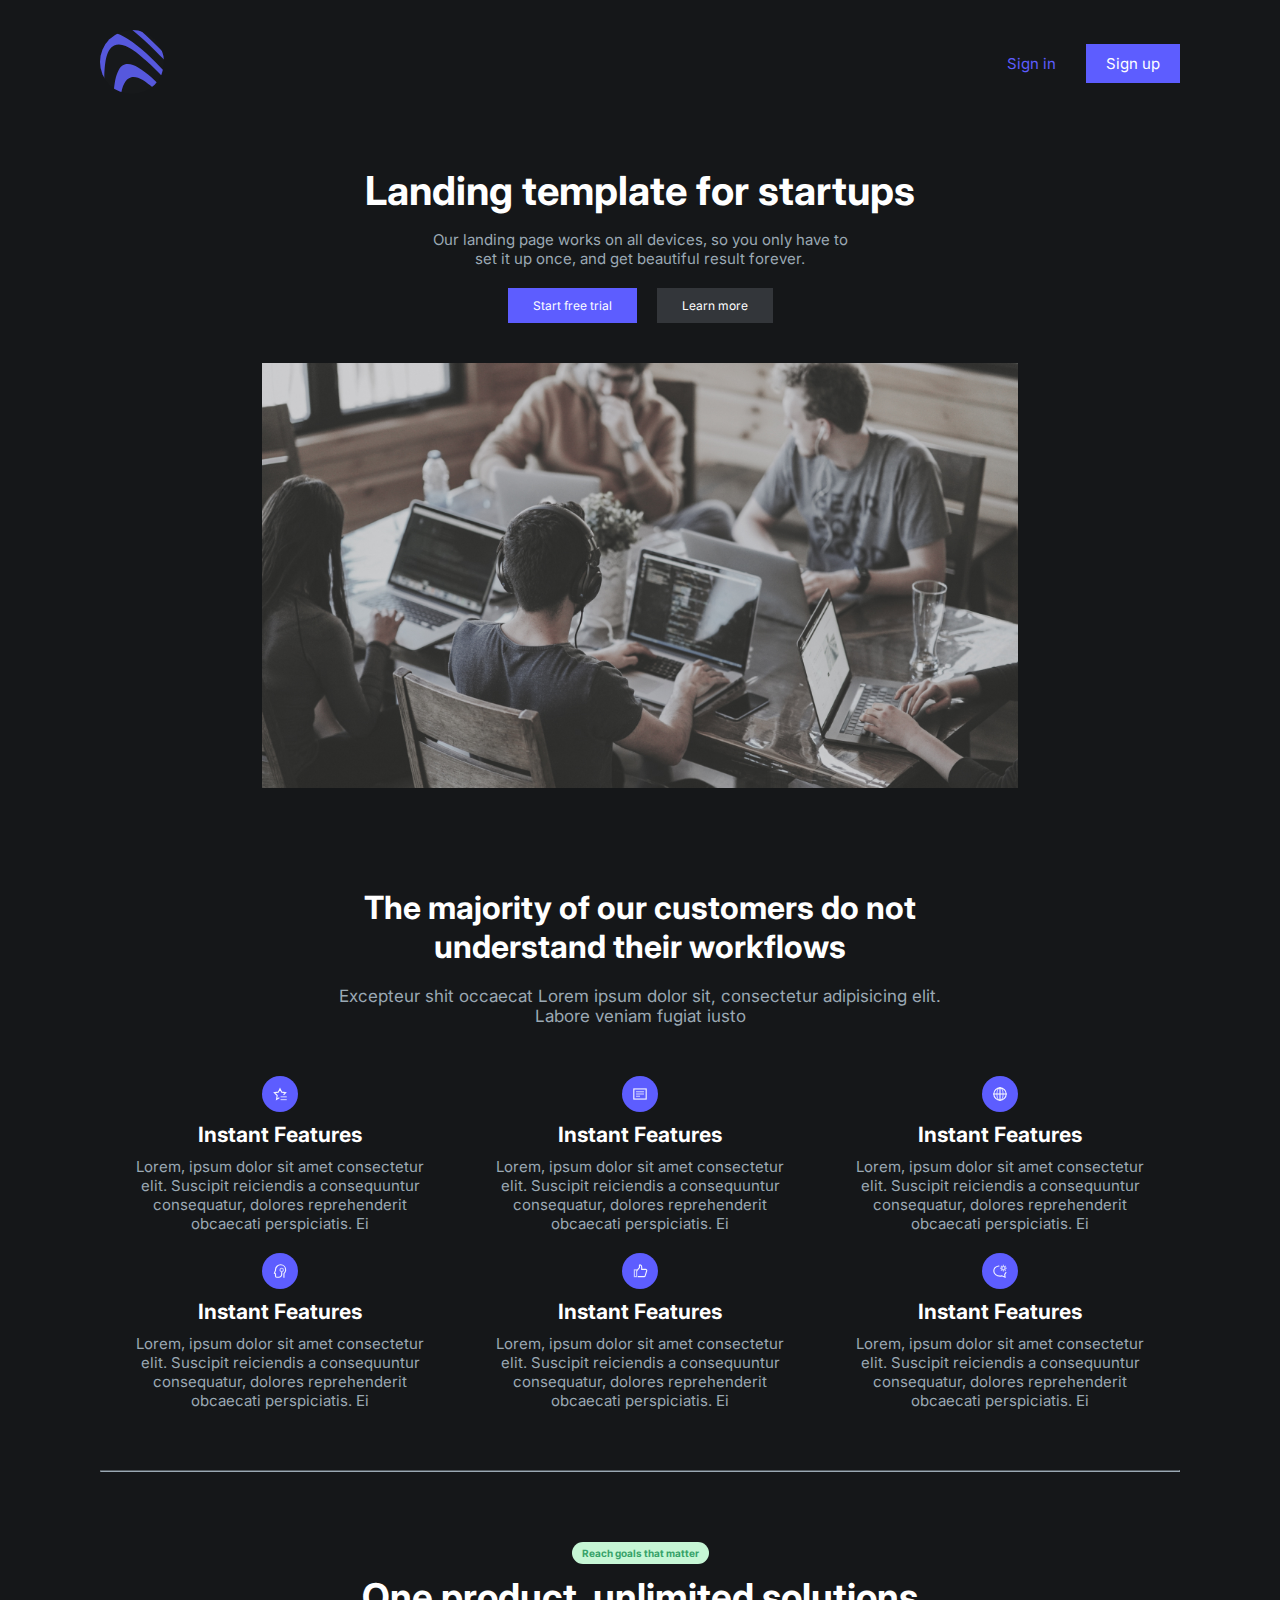
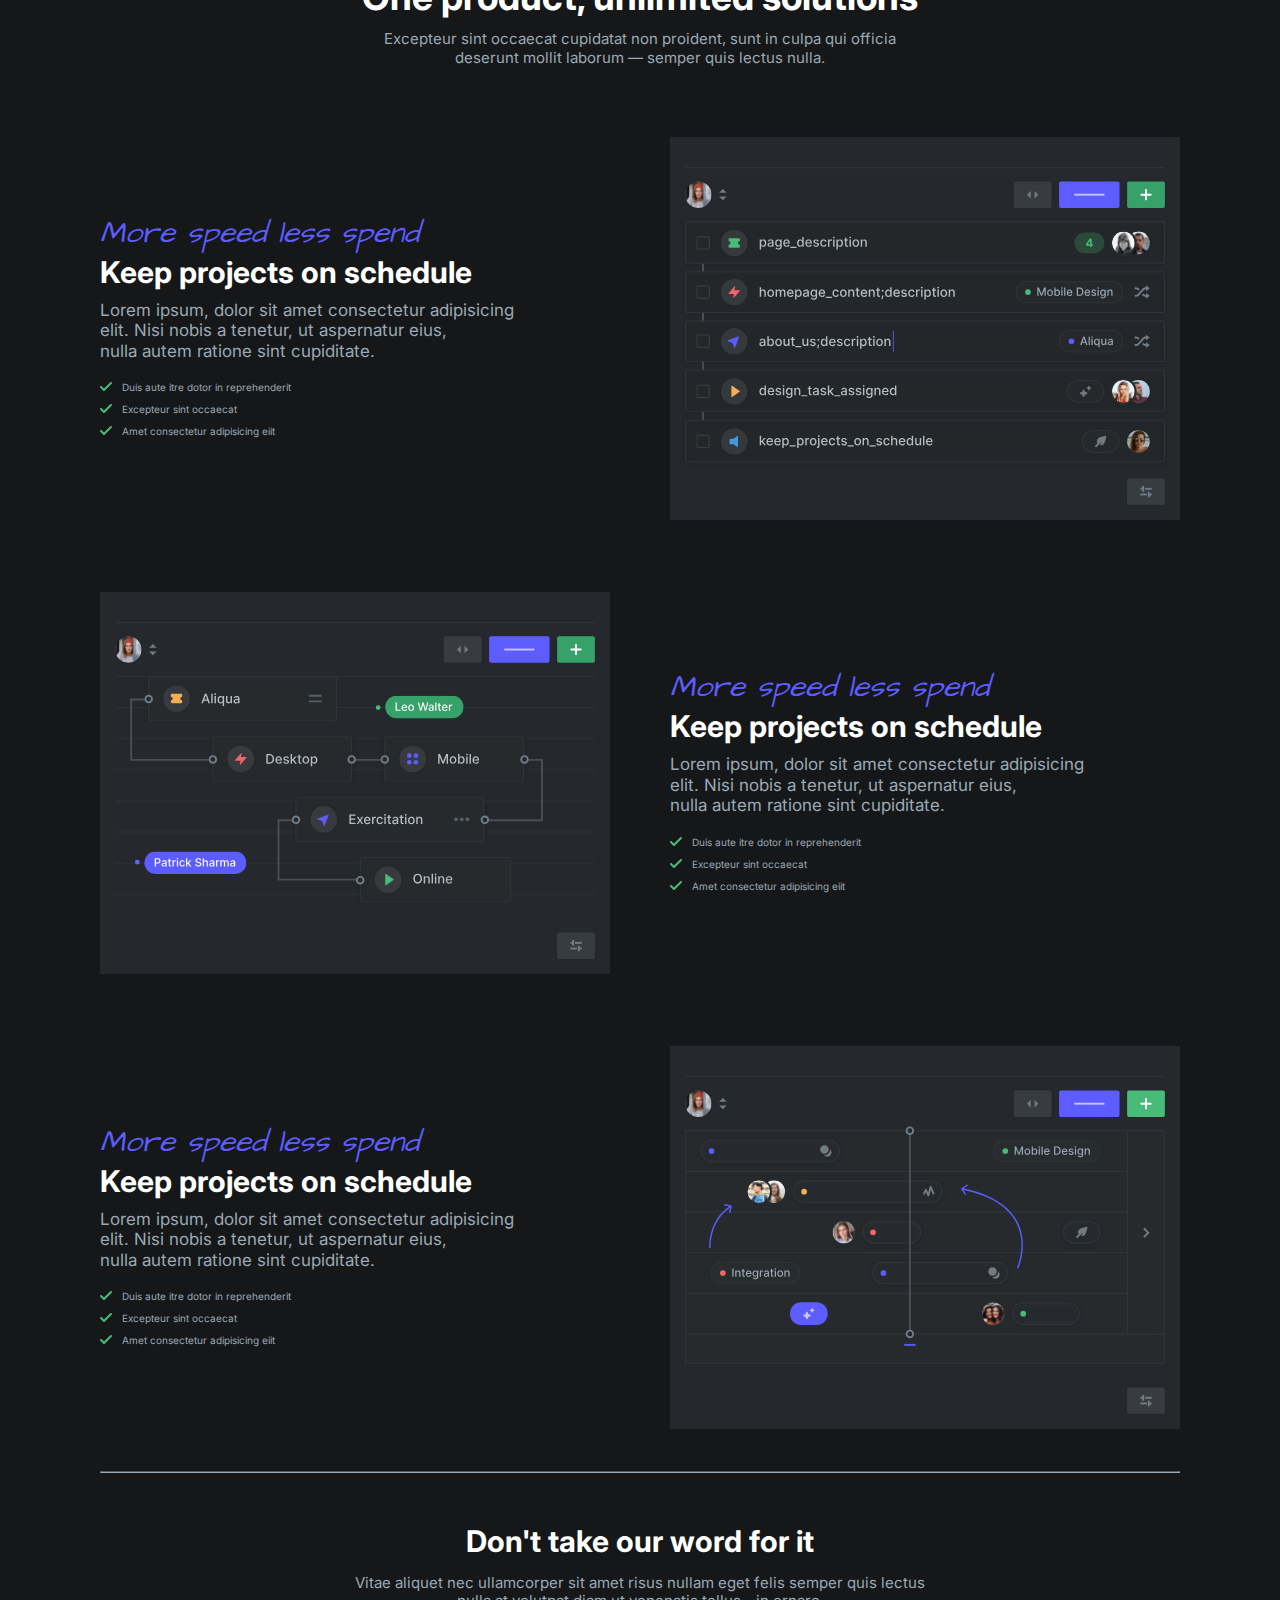
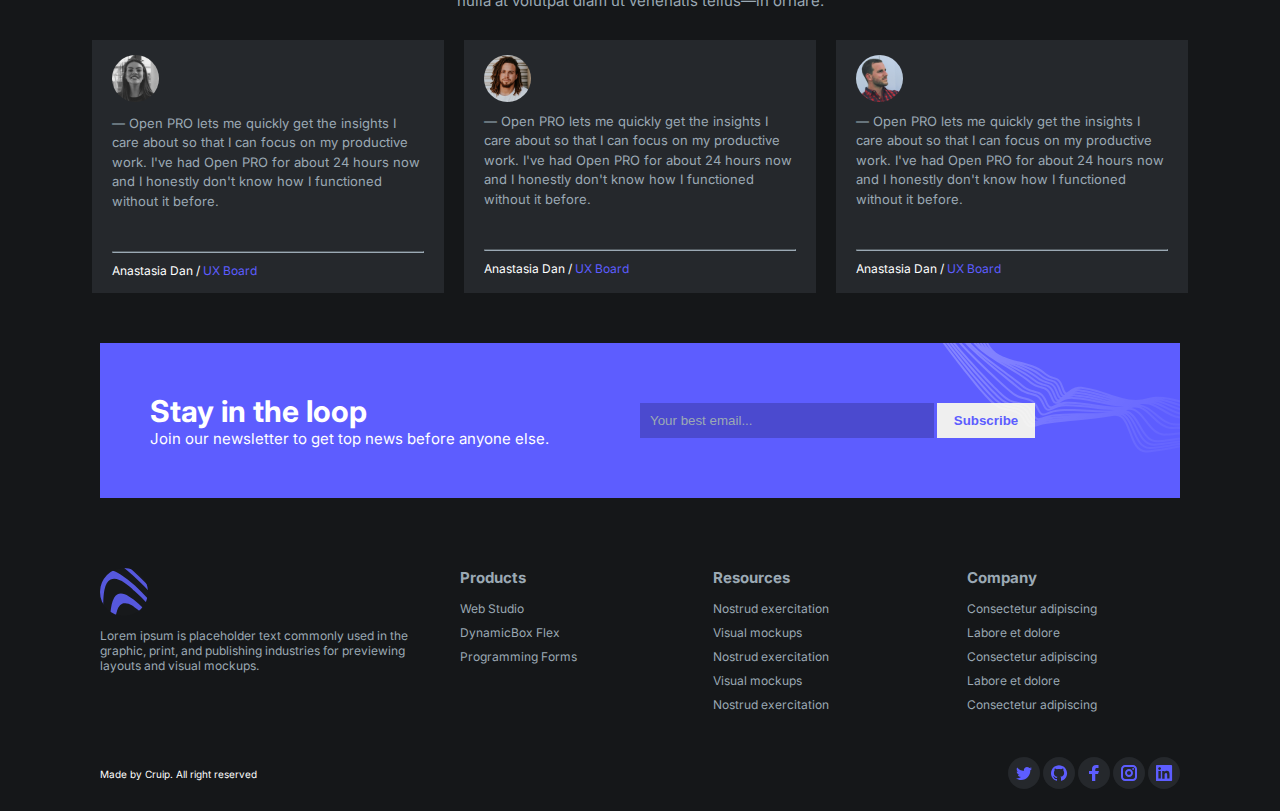
<file: index.html>
<!DOCTYPE html>
<html lang="en">
	<head>
		<meta charset="UTF-8" />
		<meta name="viewport" content="width=device-width, initial-scale=1.0" />
		<link rel="stylesheet" href="css/styles.css" />
		<link rel="stylesheet" href="css/media.css" />
		<title>Open(Community)</title>
	</head>
	<body>
		<header class="header flex">
			<a href="#"><img class="logo" src="image/Logo.svg" alt="Logo" /></a>
			<ul class="nav_list flex">
				<li>
					<a class="nav_link sign_in" href="html/sign-in.html">Sign in</a>
				</li>
				<li>
					<a class="nav_link sign_up" href="html/sign-up.html">Sign up</a>
				</li>
			</ul>
		</header>
		<main>
			<!-- Hero Section -->
			<section class="section_hero">
				<div class="hero_box flex">
					<h1 class="hero_text">Landing template for startups</h1>
					<p class="hero_paragraph">
						Our landing page works on all devices, so you only have to
						<br />set it up once, and get beautiful result forever.
					</p>
					<span class="btn-con flex">
						<button class="btn btn_start">Start free trial</button>
						<button class="btn btn_learn">Learn more</button>
					</span>
				</div>

				<div class="image-con">
					<img class="hero_image" src="image/hero-image.jpg" alt="" />
				</div>
			</section>
			<!-- End of Hero Section -->
			<!-- Feature Section -->
			<section class="section_feature flex">
				<span>
					<h2 class="feature_head flex">
						The majority of our customers do not <br />understand their
						workflows
					</h2>
					<p class="feature_text">
						Excepteur shit occaecat Lorem ipsum dolor sit, consectetur
						adipisicing elit.<br />
						Labore veniam fugiat iusto
					</p>
				</span>
				<div class="grid_con">
					<span class="feature_item flex">
						<img class="feature_icon" src="image/Icon_1.svg" alt="" />
						<h3 class="feature_subhead">Instant Features</h3>
						<p class="feature_subtext">
							Lorem, ipsum dolor sit amet consectetur
							<br />elit. Suscipit reiciendis a consequuntur
							<br />consequatur, dolores reprehenderit <br />obcaecati
							perspiciatis. Ei
						</p>
					</span>
					<span class="feature_item flex">
						<img class="feature_icon" src="image/Icon_2.svg" alt="" />
						<h3 class="feature_subhead">Instant Features</h3>
						<p class="feature_subtext">
							Lorem, ipsum dolor sit amet consectetur
							<br />elit. Suscipit reiciendis a consequuntur
							<br />consequatur, dolores reprehenderit <br />obcaecati
							perspiciatis. Ei
						</p>
					</span>
					<span class="feature_item flex">
						<img class="feature_icon" src="image/Icon_3.svg" alt="" />
						<h3 class="feature_subhead">Instant Features</h3>
						<p class="feature_subtext">
							Lorem, ipsum dolor sit amet consectetur
							<br />elit. Suscipit reiciendis a consequuntur
							<br />consequatur, dolores reprehenderit <br />obcaecati
							perspiciatis. Ei
						</p>
					</span>
					<span class="feature_item flex">
						<img class="feature_icon" src="image/Icon_4.svg" alt="" />
						<h3 class="feature_subhead">Instant Features</h3>
						<p class="feature_subtext">
							Lorem, ipsum dolor sit amet consectetur
							<br />elit. Suscipit reiciendis a consequuntur
							<br />consequatur, dolores reprehenderit <br />obcaecati
							perspiciatis. Ei
						</p>
					</span>
					<span class="feature_item flex">
						<img class="feature_icon" src="image/Icon-5.svg" alt="" />
						<h3 class="feature_subhead">Instant Features</h3>
						<p class="feature_subtext">
							Lorem, ipsum dolor sit amet consectetur
							<br />elit. Suscipit reiciendis a consequuntur
							<br />consequatur, dolores reprehenderit <br />obcaecati
							perspiciatis. Ei
						</p>
					</span>
					<span class="feature_item flex">
						<img class="feature_icon" src="image/Icon_6.svg" alt="" />
						<h3 class="feature_subhead">Instant Features</h3>
						<p class="feature_subtext">
							Lorem, ipsum dolor sit amet consectetur
							<br />elit. Suscipit reiciendis a consequuntur
							<br />consequatur, dolores reprehenderit <br />obcaecati
							perspiciatis. Ei
						</p>
					</span>
				</div>
				<hr />
			</section>
			<!-- End of Feature Section -->
			<!-- Solution Section -->
			<section class="section_solution">
				<!-- <div> -->
				<span class="head flex">
					<p class="small_title">Reach goals that matter</p>
					<h2 class="solution_headline">
						One product, unlimited solutions
					</h2>
					<p class="solution_headline_text">
						Excepteur sint occaecat cupidatat non proident, sunt in culpa
						qui officia <br />
						deserunt mollit laborum — semper quis lectus nulla.
					</p>
				</span>
				<div class="solution_grid">
					<span
						><p class="solution_subheading">More speed less spend</p>
						<h3 class="solution_subtitle">Keep projects on schedule</h3>
						<p class="solution_subtitle_paragraph">
							Lorem ipsum, dolor sit amet consectetur adipisicing
							<br />
							elit. Nisi nobis a tenetur, ut aspernatur eius, <br />
							nulla autem ratione sint cupiditate.
						</p>
						<ul class="solution_order_list">
							<li>
								<img
									class="mark_path"
									src="image/Mark-path.svg"
									alt=""
								/>Duis aute itre dotor in reprehenderit
							</li>
							<li>
								<img
									class="mark_path"
									src="image/Mark-path.svg"
									alt=""
								/>Excepteur sint occaecat
							</li>
							<li>
								<img
									class="mark_path"
									src="image/Mark-path.svg"
									alt=""
								/>Amet consectetur adipisicing eiit
							</li>
						</ul>
					</span>
					<div class="solution_image_con">
						<img class="illustration" src="image/Illustration_1.svg" />
					</div>
				</div>
				<!-- </div> -->
				<div class="solution_grid">
					<div class="solution_image_con">
						<img class="illustration" src="image/Illustration_2.svg" />
					</div>
					<span
						><p class="solution_subheading">More speed less spend</p>
						<h3 class="solution_subtitle">Keep projects on schedule</h3>
						<p class="solution_subtitle_paragraph">
							Lorem ipsum, dolor sit amet consectetur adipisicing
							<br />
							elit. Nisi nobis a tenetur, ut aspernatur eius, <br />
							nulla autem ratione sint cupiditate.
						</p>
						<ul class="solution_order_list">
							<li>
								<img
									class="mark_path"
									src="image/Mark-path.svg"
									alt=""
								/>Duis aute itre dotor in reprehenderit
							</li>
							<li>
								<img
									class="mark_path"
									src="image/Mark-path.svg"
									alt=""
								/>Excepteur sint occaecat
							</li>
							<li>
								<img
									class="mark_path"
									src="image/Mark-path.svg"
									alt=""
								/>Amet consectetur adipisicing eiit
							</li>
						</ul>
					</span>
				</div>
				<div class="solution_grid">
					<span
						><p class="solution_subheading">More speed less spend</p>
						<h3 class="solution_subtitle">Keep projects on schedule</h3>
						<p class="solution_subtitle_paragraph">
							Lorem ipsum, dolor sit amet consectetur adipisicing
							<br />
							elit. Nisi nobis a tenetur, ut aspernatur eius, <br />
							nulla autem ratione sint cupiditate.
						</p>
						<ul class="solution_order_list">
							<li>
								<img
									class="mark_path"
									src="image/Mark-path.svg"
									alt=""
								/>Duis aute itre dotor in reprehenderit
							</li>
							<li>
								<img
									class="mark_path"
									src="image/Mark-path.svg"
									alt=""
								/>Excepteur sint occaecat
							</li>
							<li>
								<img
									class="mark_path"
									src="image/Mark-path.svg"
									alt=""
								/>Amet consectetur adipisicing eiit
							</li>
						</ul>
					</span>
					<div class="solution_image_con">
						<img class="illustration" src="image/Illustration_3.svg" />
					</div>
				</div>
				<hr />
			</section>
			<!-- End of Solution Section -->
			<!-- Feedback Section -->
			<section class="feedback_section">
				<h2 class="feedback_headline">Don't take our word for it</h2>
				<p class="feedback_paragraph">
					Vitae aliquet nec ullamcorper sit amet risus nullam eget felis
					semper quis lectus <br />
					nulla at volutpat diam ut venenatis tellus—in ornare.
				</p>
				<div class="flex_box">
					<span class="feedback_box">
						<img class="feedback_image" src="image/Oval2.svg" alt="" />
						<p class="feedback_box_paragraph">
							— Open PRO lets me quickly get the insights I care about so
							that I can focus on my productive work. I've had Open PRO
							for about 24 hours now and I honestly don't know how I
							functioned without it before.
						</p>
						<hr />
						<p class="feedback_title">
							Anastasia Dan / <span>UX Board</span>
						</p>
					</span>
					<span class="feedback_box flex">
						<img class="feedback_image" src="image/Oval 1.svg" alt="" />
						<p class="feedback_box_paragraph">
							— Open PRO lets me quickly get the insights I care about so
							that I can focus on my productive work. I've had Open PRO
							for about 24 hours now and I honestly don't know how I
							functioned without it before.
						</p>
						<hr />
						<p class="feedback_title">
							Anastasia Dan / <span>UX Board</span>
						</p>
					</span>
					<span class="feedback_box flex last-feeedback">
						<img class="feedback_image" src="image/Oval3.svg" alt="" />
						<p class="feedback_box_paragraph">
							— Open PRO lets me quickly get the insights I care about so
							that I can focus on my productive work. I've had Open PRO
							for about 24 hours now and I honestly don't know how I
							functioned without it before.
						</p>
						<hr />
						<p class="feedback_title">
							Anastasia Dan / <span>UX Board</span>
						</p>
					</span>
				</div>
			</section>
			<!-- End of Feedback Section -->
			<!-- CTA Section -->
			<div class="cta_section grid">
				<span>
					<h2 class="cta_headline">Stay in the loop</h2>
					<p class="cta_paragraph">
						Join our newsletter to get top news before anyone else.
					</p>
				</span>

				<form class="form" action="#">
					<input
						type="email"
						name="email"
						placeholder="Your best email..."
					/>
					<button class="btn_subscribe">Subscribe</button>
				</form>
			</div>
			<!-- End of CTA Section -->
		</main>
		<!-- Footer Section -->
		<footer class="footer">
			<div class="footer_grid">
				<span>
					<img class="footer_logo" src="image/Logo.svg" alt="" />
					<p class="footer_text">
						Lorem ipsum is placeholder text commonly used in the graphic,
						print, and publishing industries for previewing layouts and
						visual mockups.
					</p>
				</span>
				<ul>
					<h3 class="footer_header">Products</h3>
					<li><a href="#">Web Studio</a></li>
					<li><a href="#">DynamicBox Flex</a></li>
					<li><a href="#">Programming Forms</a></li>
				</ul>
				<ul>
					<h3 class="footer_header">Resources</h3>
					<li><a href="#">Nostrud exercitation</a></li>
					<li><a href="#">Visual mockups</a></li>
					<li><a href="#">Nostrud exercitation</a></li>
					<li><a href="#">Visual mockups</a></li>
					<li><a href="#">Nostrud exercitation</a></li>
				</ul>
				<ul>
					<h3 class="footer_header">Company</h3>
					<li><a href="#">Consectetur adipiscing</a></li>
					<li><a href="#">Labore et dolore</a></li>
					<li><a href="#">Consectetur adipiscing</a></li>
					<li><a href="#">Labore et dolore</a></li>
					<li><a href="#">Consectetur adipiscing</a></li>
				</ul>
			</div>
			<div class="footer_media flex">
				<p>Made by Cruip. All right reserved</p>
				<span>
					<a class="footer_link" href="#"
						><img src="image/media_icon_1.svg" alt=""
					/></a>
					<a class="footer_link" href="#"
						><img src="image/media_icon_2.svg" alt=""
					/></a>
					<a class="footer_link" href="#"
						><img src="image/media_icon_3.svg" alt=""
					/></a>
					<a class="footer_link" href="#"
						><img src="image/media_icon_4.svg" alt=""
					/></a>
					<a class="footer_link" href="#"
						><img src="image/media_icon_5.svg" alt=""
					/></a>
				</span>
			</div>
		</footer>
	</body>
</html>
</file>
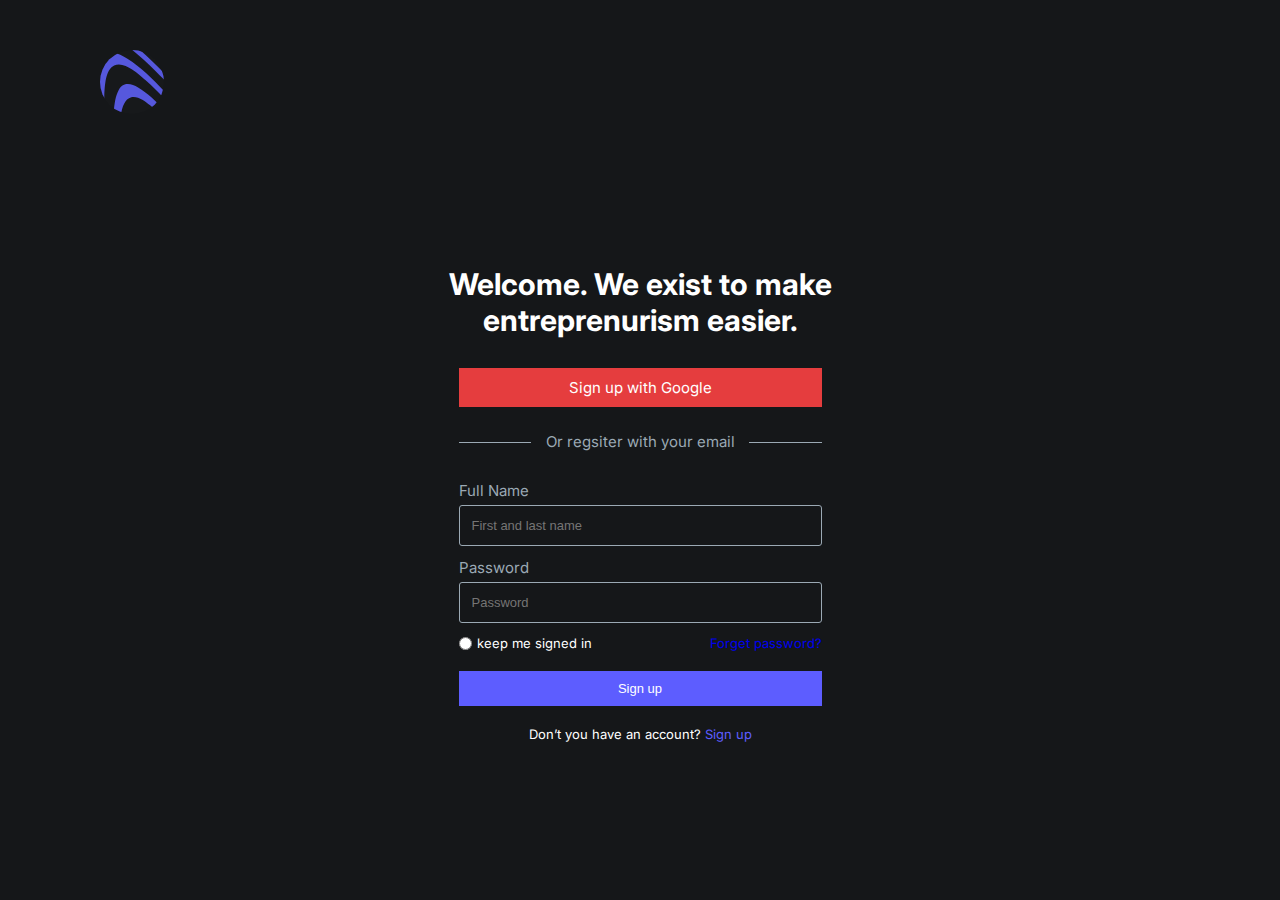
<file: html/sign-in.html>
<!DOCTYPE html>
<html lang="en">
	<head>
		<meta charset="UTF-8" />
		<meta name="viewport" content="width=device-width, initial-scale=1.0" />
		<link rel="stylesheet" href="../css/styles.css" />
		<link rel="stylesheet" href="../css/media.css" />
		<title>Sign In</title>
	</head>
	<body>
		<a href="../index.html"
			><img class="sign_in_logo" src="../image/Logo.svg" alt=""
		/></a>
		<div class="sign_up_con sign-in_con">
			<h1 class="sign_up_headline">
				Welcome. We exist to make <br />entreprenurism easier.
			</h1>
			<div class="sign_up_box">
				<span class="google_sign_up">
					<ion-icon class="google_icon" name="logo-google"></ion-icon>
					<a href="#" class="google_link">Sign up with Google</a>
				</span>
				<p class="try_this">Or regsiter with your email</p>

				<form action="#">
					<div>
						<span class="flex box_lable">
							<label for="name"> Full Name</label>
							<input
								type="name"
								placeholder="First and last name"
								required
							/>
						</span>
						<span class="flex box_lable">
							<label for="password"> Password</label>
							<input type="password" placeholder="Password" required />
						</span>
					</div>
					<span class="forget_box">
						<span>
							<input type="radio" /><span>keep me signed in</span>
						</span>
						<a href="#">Forget password?</a>
					</span>

					<button class="btn_sign_up">Sign up</button>
				</form>
				<p class="aleardy_with_pro">
					Don’t you have an account? <a href="sign-up.html">Sign up</a>
				</p>
			</div>
		</div>
	</body>
</html>
</file>
<file: css/styles.css>
@import url('https://fonts.googleapis.com/css2?family=Inter:wght@400;600;700;800&display=swap');
@import url('https://fonts.googleapis.com/css2?family=Architects+Daughter&display=swap');
* {
	margin: 0;
	padding: 0;
	box-sizing: border-box;
}
:root {
	--primary-black: #151719;
	--primary-blue: #5d5dff;
	--priamry-green: #36a269;
	--primary-white: #fff;
	--secondary-gray: #9ba9b4;
}
html {
	font-size: 62.5%;
}
body {
	font-family: 'Inter', sans-serif;
	background: var(--primary-black);
	color: var(--primary-white);
}
.flex {
	display: flex;
}
.header {
	justify-content: space-between;
	align-items: center;
	padding: 3rem 10rem;
}
.logo {
	width: 200%;
}
.nav_list {
	gap: 3rem;
	list-style: none;
}
.nav_link {
	text-decoration: none;
	color: var(--primary-blue);
	font-size: 1.5rem;
}
.sign_in:hover {
	color: var(--primary-white);
}
.sign_up {
	background: var(--primary-blue);
	color: var(--primary-white);
	padding: 1rem 2rem;
	transition: all 0.3ms ease-out;
}
.sign_up:hover {
	background: var(--primary-white);
	color: var(--primary-blue);
}
.section_hero {
	padding: 0 10rem;
	flex-direction: column;
	align-items: center;
	margin-bottom: 10rem;
	display: grid;
}
.hero_box {
	justify-content: center;
	align-items: center;
	flex-direction: column;
	margin-top: 4rem;
	margin-bottom: 4rem;
}
.hero_text {
	font-size: 4rem;
	margin-bottom: 1.5rem;
}
.hero_paragraph {
	font-size: 1.5rem;
	color: rgba(155, 169, 180, 1);
	text-align: center;
	margin-bottom: 2rem;
}
.btn-con {
	gap: 2rem;
}
.btn {
	padding: 1rem 2.5rem;
	border: none;
	font-family: 'Inter', sans-serif;
	font-size: 1.2rem;
	cursor: pointer;
}
.btn_start {
	background: var(--primary-blue);
	color: var(--primary-white);
}
.btn_start:hover {
	background: var(--primary-white);
	color: var(--primary-blue);
}
.btn_learn {
	background: rgba(51, 54, 58, 1);
	color: var(--primary-white);
}
.btn_learn:hover {
	color: var(--primary-black);
	background: var(--primary-white);
}
.image-con {
	justify-content: center;
	align-items: center;
	display: flex;
}
.hero_image {
	width: 70%;
}
.section_feature {
	padding: 0 10rem;
	flex-direction: column;
	margin-top: 5rem;
	margin-bottom: 7rem;
}
.feature_head {
	justify-content: center;
	text-align: center;
	margin-bottom: 2rem;
	font-size: 3.2rem;
}
.feature_text {
	text-align: center;
	font-size: 1.7rem;
	color: rgba(155, 169, 180, 1);
}
.grid_con {
	display: grid;
	grid-template-columns: repeat(3, 1fr);
	grid-template-rows: repeat(2, 1fr);
	margin-top: 5rem;
}
.feature_item {
	flex-direction: column;
	justify-content: center;
	align-items: center;
	margin-bottom: 2rem;
}
.feature_icon {
	width: 10%;
}
.feature_subhead {
	font-size: 2.1rem;
	margin: 1rem 0;
}
.feature_subtext {
	font-size: 1.5rem;
	text-align: center;
	color: rgba(155, 169, 180, 1);
}
hr {
	margin-top: 4rem;
	border-color: var(--secondary-gray);
}
.section_solution {
	padding: 0 10rem;
}
.head {
	justify-self: center;
	align-items: center;
	flex-direction: column;
}
.small_title {
	text-align: center;
	padding: 5px 10px;
	background: rgba(198, 246, 213, 1);
	color: var(--priamry-green);
	margin-bottom: 1rem;
	border-radius: 50px;
	font-weight: bold;
}
.solution_headline {
	font-size: 3.7rem;
	text-align: center;
	margin-bottom: 1rem;
}
.solution_headline_text {
	text-align: center;
	font-size: 1.5rem;
	color: rgba(155, 169, 180, 1);
}
.solution_grid {
	margin-top: 7rem;
	margin-right: auto;
	margin-left: auto;
	display: grid;
	grid-template-columns: 1fr 1fr;
	justify-content: center;
	align-items: center;
	gap: 6rem;
}
.solution_subheading {
	color: var(--primary-blue);
	font-style: italic;
	font-family: 'Architects Daughter', cursive;
	font-size: 3rem;
}
.solution_subtitle {
	font-size: 3rem;
	margin-bottom: 1rem;
}
.solution_subtitle_paragraph {
	font-size: 1.7rem;
	color: var(--secondary-gray);
	line-height: 1.2;
	margin-bottom: 2rem;
}
.solution_order_list {
	list-style: none;
}
.solution_order_list li {
	color: var(--secondary-gray);
	margin-bottom: 1rem;
}
.mark_path {
	margin-right: 1rem;
}
.illustration {
	width: 100%;
}
.feedback_section {
	margin-top: 5rem;
	margin-bottom: 5rem;
	padding: 0 10rem;
}
.feedback_headline {
	font-size: 3rem;
	text-align: center;
	margin-bottom: 1.5rem;
}
.feedback_paragraph {
	text-align: center;
	font-size: 1.5rem;
	color: var(--secondary-gray);
	line-height: 1.2;
}
.flex_box {
	display: grid;
	grid-template-columns: repeat(3, 352px);
	justify-content: center;
	gap: 2rem;
	margin-top: 3rem;
}
.feedback_box {
	flex-direction: column;
	padding: 1.5rem 2rem;
	background: rgba(37, 40, 44, 1);
}
.feedback_image {
	width: 15%;
	position: relative;
}
/* .feedback_image::before {
	content: url(../image/on_profile.svg);
	position: absolute;
} */
.feedback_box_paragraph {
	margin-top: 1rem;
	font-size: 1.3rem;
	line-height: 1.5;
	letter-spacing: 1.2;
	color: var(--secondary-gray);
}
.feedback_title {
	margin-top: 1rem;
	font-size: 1.2rem;
}
.feedback_title span {
	color: var(--primary-blue);
}

.cta_section {
	margin: 0 10rem;
	display: grid;
	grid-template-columns: 1fr 1fr;
	margin-top: 4rem;
	background: var(--primary-blue);
	padding: 5rem;
	align-items: center;
	position: relative;
}
.cta_section::after {
	content: url(../image/CTA_Fill\ 1.svg);
	position: absolute;
	top: 0;
	bottom: 0;
	right: 0%;
}
.cta_headline {
	font-size: 3rem;
}
.cta_paragraph {
	font-size: 1.5rem;
}
.form input {
	width: 60%;
	padding: 1rem;
	background: rgba(75, 74, 207, 1);
	border: none;
	color: var(--primary-white);
}
.form input::placeholder {
	color: var(--secondary-gray);
}
.form input:focus {
	outline: var(--primary-blue);
}
.btn_subscribe {
	cursor: pointer;
	width: 20%;
	padding: 1rem;
	color: var(--primary-blue);
	border: none;
	font-weight: bold;
}
.footer {
	margin-top: 7rem;
	padding: 0 10rem;
}
.footer_grid {
	display: grid;
	grid-template-columns: 1.5fr 1fr 1fr 1fr;
	gap: 4rem;
}
.footer_logo {
	margin-bottom: 1rem;
	width: 15%;
}
.footer_text {
	font-size: 1.2rem;
}
.footer span {
	color: var(--secondary-gray);
}
.footer ul {
	list-style: none;
}
.footer_header {
	margin-bottom: 1rem;
	color: var(--secondary-gray);
	font-size: 1.5rem;
}
.footer ul a {
	text-decoration: none;
	color: var(--secondary-gray);
	font-size: 1.2rem;
	line-height: 2;
}
.footer ul a:hover {
	text-decoration: underline;
}
.footer_media {
	margin-top: 4rem;
	justify-content: space-between;
	align-items: center;
	margin-bottom: 2rem;
}
/* *************************
********SIGN UP PAGE
************************* */
.sign_up_con {
	display: flex;
	flex-direction: column;
	justify-content: center;
	align-items: center;
	margin: 10rem 0;
}
.sign_up_headline {
	font-size: 3rem;
	text-align: center;
	margin-bottom: 3rem;
}
.google_sign_up {
	background: rgba(229, 61, 62, 1);
	padding: 1rem 1rem;
	margin-bottom: 1rem;
	display: flex;
	justify-content: space-around;
	gap: 10rem;
	margin-bottom: 2.5rem;
}
.google_icon {
	font-size: 2.5rem;
}
.google_link {
	color: var(--primary-white);
	text-decoration: none;
	margin-right: 10rem;
	font-size: 1.5rem;
}
.try_this {
	text-align: center;
	font-size: 1.5rem;
	color: var(--secondary-gray);
	position: relative;
	margin-bottom: 3rem;
}
.try_this::before {
	content: '';
	position: absolute;
	top: 50%;
	left: 0;
	height: 1px;
	width: 20%;
	background-color: var(--secondary-gray);
}
.try_this::after {
	content: '';
	position: absolute;
	top: 50%;
	right: 0;
	height: 1px;
	width: 20%;
	background-color: var(--secondary-gray);
}
.box_lable {
	flex-direction: column;
}
.box_lable label {
	font-family: 'Inter', sans-serif;
	font-size: 1.5rem;
	color: var(--secondary-gray);
	margin-bottom: 0.51rem;
}
.box_lable input {
	padding: 1.2rem;
	background: var(--primary-black);
	border: solid thin var(--secondary-gray);
	border-radius: 3px;
	margin-bottom: 1.2rem;
}
.box_lable input::placeholder {
	font-size: 1.3rem;
}
.form_text {
	font-size: 1.3rem;
	text-align: center;
	margin-bottom: 2rem;
	margin-left: 2rem;
	margin-right: 2rem;
	color: var(--secondary-gray);
}
.form_text span {
	text-decoration: underline;
}
.btn_sign_up {
	display: flex;
	width: 100%;
	padding: 1rem;
	justify-content: center;
	background: var(--primary-blue);
	border: none;
	color: var(--primary-white);
	font-size: 1.3rem;
	margin-bottom: 2rem;
}
.aleardy_with_pro {
	font-size: 1.3rem;
	text-align: center;
}
.aleardy_with_pro a {
	text-decoration: none;
	color: var(--primary-blue);
}
/* ************************
Sign in
************************ */
.sign_in_con {
	display: flex;
	flex-direction: column;
	justify-content: center;
	align-items: center;
	margin: 10rem 0;
}
.sign_in_logo {
	margin: 5rem 10rem;
	width: 5%;
}
.forget_box {
	display: flex;
	justify-content: space-between;
	margin-bottom: 2rem;
}
.forget_box span {
	display: flex;
	gap: 0.51rem;
	align-items: center;
	font-size: 1.3rem;
}
.forget_box a {
	text-decoration: none;
	font-size: 1.3rem;
}
</file>
<file: css/media.css>
@media screen and (max-width: 650px) {
	.header {
		padding: 2rem 5rem;
	}
	.section_hero {
		padding: 0 5rem;
	}
	.hero_text {
		font-size: 3rem;
		text-align: center;
	}
	.hero_paragraph {
		font-size: 1.2rem;
	}
	.btn-con {
		gap: 1rem;
	}
	.btn {
		padding: 1rem 2rem;
	}
	.hero_image {
		width: 100%;
	}
	.section_feature {
		padding: 0 5rem;
	}
	.feature_head {
		font-size: 2.7rem;
	}
	.feature_text {
		font-size: 1.3rem;
	}
	.grid_con {
		grid-template-columns: repeat(2, 1fr);
		grid-template-rows: repeat(3, 1fr);
	}
	.feature_subhead {
		font-size: 1.8rem;
	}
	.feature_subtext {
		font-size: 1.2rem;
	}
	.section_solution {
		padding: 0 5rem;
	}
	.solution_headline {
		font-size: 3rem;
	}
	.solution_grid {
		gap: 4rem;
	}
	.solution_headline_text {
		font-size: 1.3rem;
	}
	.solution_subheading {
		font-size: 2rem;
	}
	.solution_subtitle {
		font-size: 1.7rem;
	}
	.solution_subtitle_paragraph {
		font-size: 1.2rem;
		margin-bottom: 1.2rem;
	}
	.solution_subtitle_paragraph br {
		display: none;
	}
	.feedback_section {
		padding: 0 5rem;
	}
	.feedback_headline {
		font-size: 2.7rem;
	}
	.feedback_paragraph {
		font-size: 1.2rem;
	}
	.flex_box {
		grid-template-columns: repeat(2, 250px);
		justify-content: center;
		align-items: center;
		gap: 1rem;
	}
	.last-feeedback {
		grid-column: 1/-1;
		justify-self: center;
	}
	.cta_section {
		margin: 0 5rem;
		padding: 3rem;
		gap: 0.51rem;
	}
	.cta_headline {
		font-size: 2rem;
		margin-bottom: 0.51rem;
	}
	.cta_paragraph {
		font-size: 1.1rem;
	}
	.form input {
		width: 100%;
		margin-bottom: 1rem;
	}
	.btn_subscribe {
		width: 50%;
	}
	.footer {
		padding: 0 5rem;
	}
	.footer_grid {
		grid-template-columns: repeat(2, 1.5fr);
		grid-template-rows: 1fr;
		align-items: center;
		margin-left: 6rem;
	}
}
@media screen and (max-width: 450px) {
	.header {
		margin-bottom: 4rem;
	}
	.hero_box {
		margin-bottom: 1rem;
	}
	.hero_text {
		font-size: 2rem;
		margin-bottom: 0.5rem;
	}
	.hero_paragraph {
		font-size: 1rem;
	}
	.image-con {
		grid-row: 1;
	}
	.feature_head {
		font-size: 1.6rem;
		margin-bottom: 0.51rem;
	}
	.feature_text {
		font-size: 1.1rem;
	}
	.grid_con {
		grid-template-columns: 1fr;
		grid-template-rows: repeat(6, 1fr);
	}
	.feature_icon {
		width: 15%;
	}
	.section_solution {
		padding: 0 2rem;
	}
	.solution_grid {
		grid-template-columns: 1fr;
	}
	.solution_headline {
		font-size: 2.5rem;
	}
	.solution_headline_text {
		font-size: 1.1rem;
	}
	.solution_subheading {
		font-size: 3rem;
		text-align: center;
	}
	.solution_subtitle {
		font-size: 2.5rem;
		text-align: center;
	}
	.solution_subtitle_paragraph {
		font-size: 1.5rem;
		text-align: center;
	}
	.solution_order_list li {
		margin-left: 1rem;
		font-size: 1.4rem;
	}
	.solution_headline_text {
		font-size: 1.9rem;
	}
	.solution_image_con {
		grid-row: 1;
	}
	.feedback_section {
		padding: 0 3rem;
	}
	.feedback_paragraph {
		font-size: 1.5rem;
	}
	.feedback_paragraph br {
		display: none;
	}
	.flex_box {
		grid-template-columns: 1fr;
	}
	.cta_section {
		margin: 0 3rem;
		grid-template-columns: 1fr;
	}
	.cta_headline {
		text-align: center;
		font-size: 3.2rem;
	}
	.cta_paragraph {
		font-size: 1.6rem;
		text-align: center;
		margin-bottom: 2.5rem;
	}
	.form {
		display: flex;
		justify-content: center;
		flex-direction: column;
		align-items: center;
	}
	.footer {
		padding: 0 3rem;
	}
	.footer_logo {
		width: 25%;
	}
	.footer_text {
		font-size: 1.5rem;
	}
	.footer_grid {
		grid-template-columns: 1.5fr;
		grid-template-rows: 1fr;
		align-items: center;
		margin-left: 2rem;
		text-align: center;
	}
	/* Sign-Up_page */
	.sign_up_con {
		padding: 0 3rem;
	}
	.sign_in_logo {
		width: 20%;
		margin: 5rem 3rem 0 3rem;
	}
	.sign_up_headline {
		font-size: 2rem;
	}
	.google_sign_up {
		gap: 5rem;
	}
	.google_link {
		margin-right: 5rem;
	}
	.form_text {
		font-size: 1.1rem;
	}
	.sign-in_con {
		padding: 0 2rem;
		margin-top: 5rem;
	}
}
</file>
